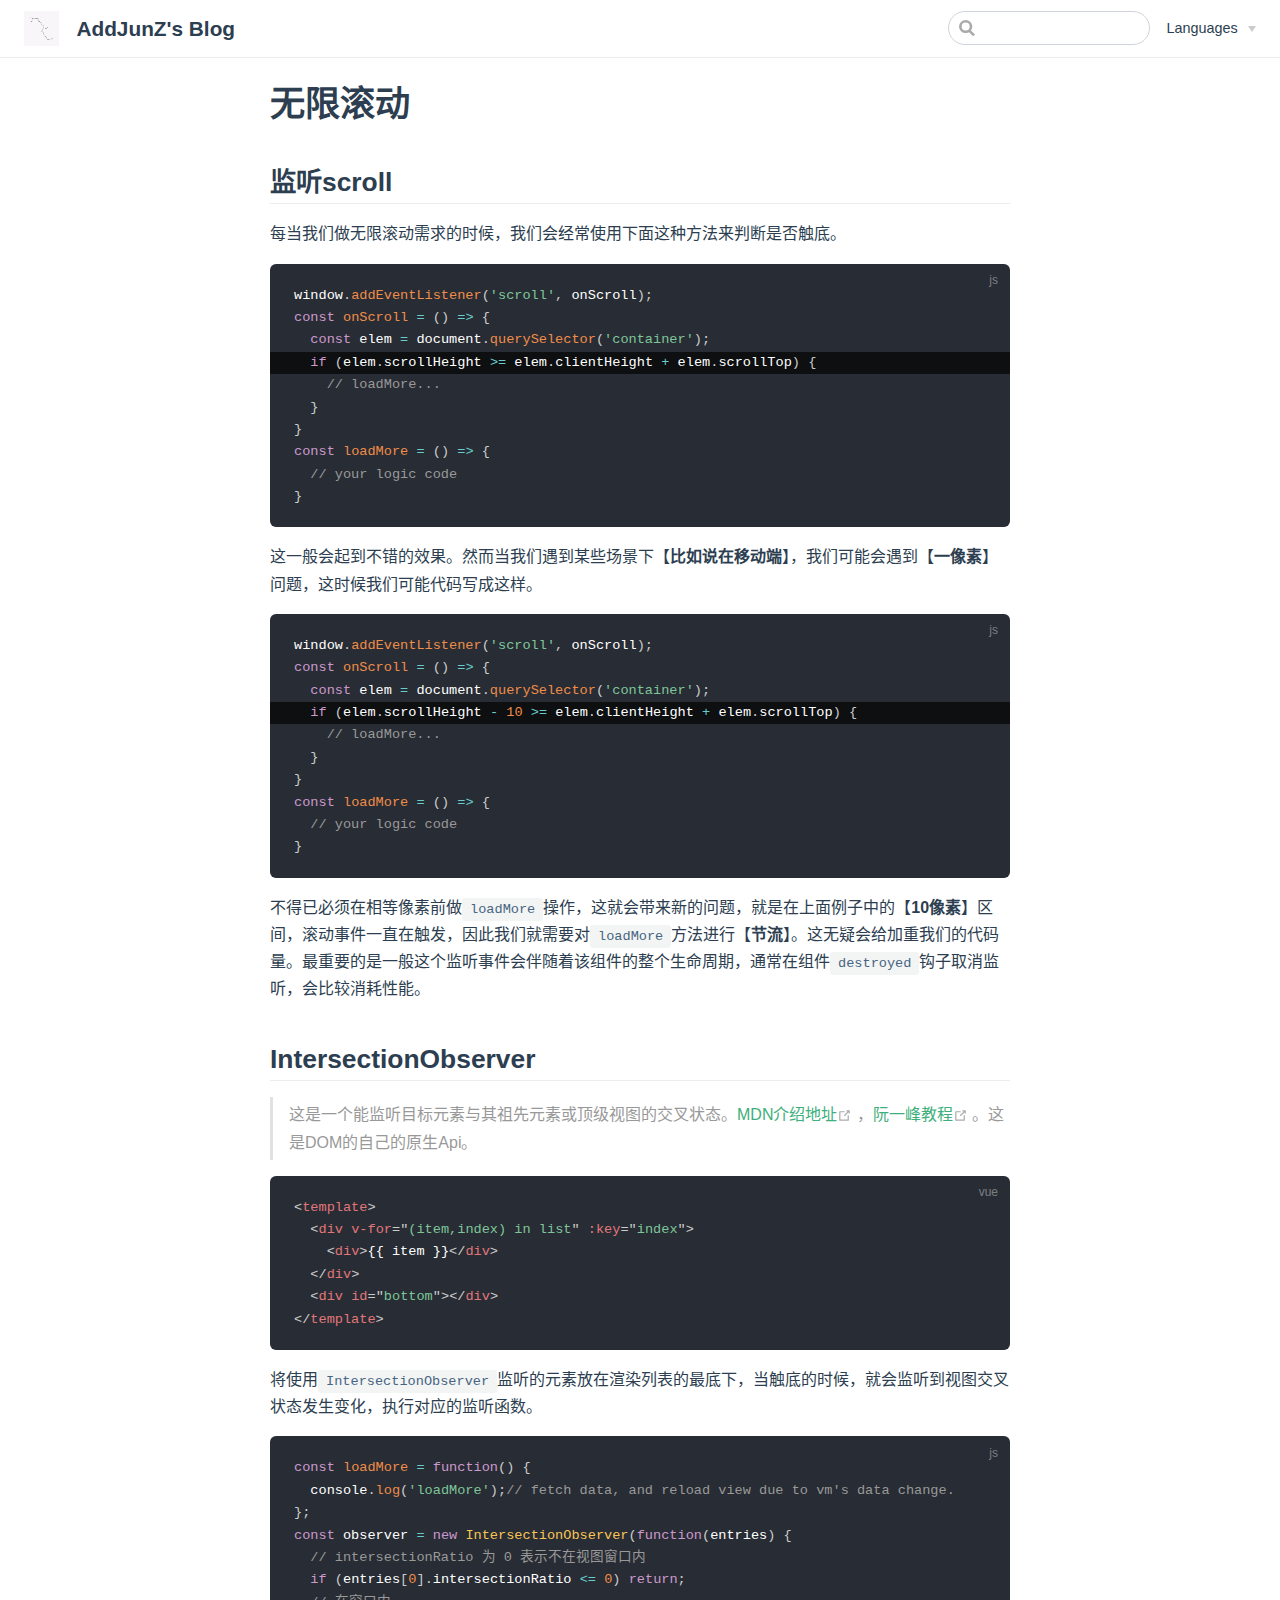
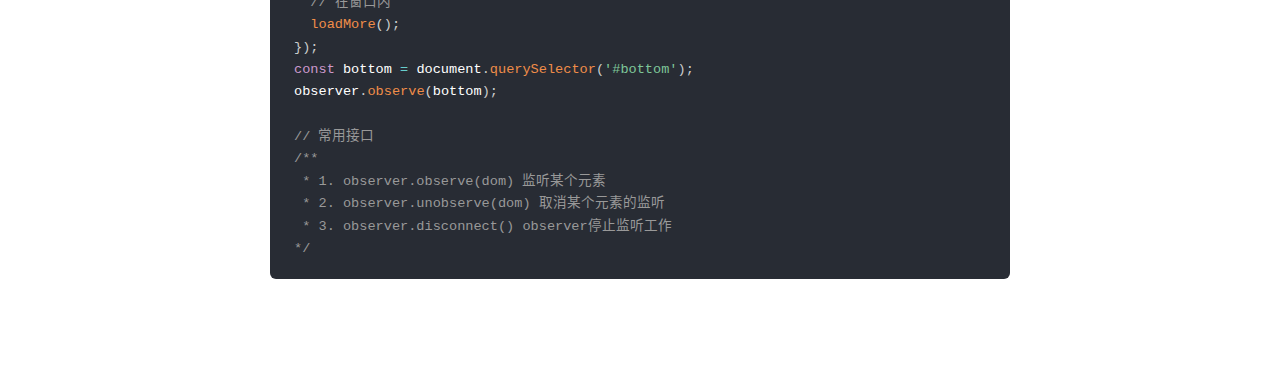
<file: index.html>
<!DOCTYPE html>
<html lang="zh-CN">
  <head>
    <meta charset="utf-8">
    <meta name="viewport" content="width=device-width,initial-scale=1">
    <title>无限滚动 | AddJunZ&#39;s Blog</title>
    <meta name="generator" content="VuePress 1.8.2">
    
    <meta name="description" content="Vue 驱动的静态网站生成器">
    
    <link rel="preload" href="/assets/css/0.styles.db2f4532.css" as="style"><link rel="preload" href="/assets/js/app.12c29c8b.js" as="script"><link rel="preload" href="/assets/js/2.e5142c2f.js" as="script"><link rel="preload" href="/assets/js/10.215d94fb.js" as="script"><link rel="prefetch" href="/assets/js/3.d4223827.js"><link rel="prefetch" href="/assets/js/4.9bdf1fee.js"><link rel="prefetch" href="/assets/js/5.a54c59a3.js"><link rel="prefetch" href="/assets/js/6.4add9d81.js"><link rel="prefetch" href="/assets/js/7.d4820bc9.js"><link rel="prefetch" href="/assets/js/8.dbf2631c.js"><link rel="prefetch" href="/assets/js/9.29b3ee5f.js">
    <link rel="stylesheet" href="/assets/css/0.styles.db2f4532.css">
  </head>
  <body>
    <div id="app" data-server-rendered="true"><div class="theme-container no-sidebar"><header class="navbar"><div class="sidebar-button"><svg xmlns="http://www.w3.org/2000/svg" aria-hidden="true" role="img" viewBox="0 0 448 512" class="icon"><path fill="currentColor" d="M436 124H12c-6.627 0-12-5.373-12-12V80c0-6.627 5.373-12 12-12h424c6.627 0 12 5.373 12 12v32c0 6.627-5.373 12-12 12zm0 160H12c-6.627 0-12-5.373-12-12v-32c0-6.627 5.373-12 12-12h424c6.627 0 12 5.373 12 12v32c0 6.627-5.373 12-12 12zm0 160H12c-6.627 0-12-5.373-12-12v-32c0-6.627 5.373-12 12-12h424c6.627 0 12 5.373 12 12v32c0 6.627-5.373 12-12 12z"></path></svg></div> <a href="/" aria-current="page" class="home-link router-link-exact-active router-link-active"><img src="/images/avatar.jpeg" alt="AddJunZ's Blog" class="logo"> <span class="site-name can-hide">AddJunZ's Blog</span></a> <div class="links"><div class="search-box"><input aria-label="Search" autocomplete="off" spellcheck="false" value=""> <!----></div> <nav class="nav-links can-hide"><div class="nav-item"><div class="dropdown-wrapper"><button type="button" aria-label="Select language" class="dropdown-title"><span class="title">Languages</span> <span class="arrow down"></span></button> <button type="button" aria-label="Select language" class="mobile-dropdown-title"><span class="title">Languages</span> <span class="arrow right"></span></button> <ul class="nav-dropdown" style="display:none;"><li class="dropdown-item"><!----> <a href="/" aria-current="page" class="nav-link router-link-exact-active router-link-active">
  zh-CN
</a></li><li class="dropdown-item"><!----> <a href="/en/" class="nav-link">
  en-US
</a></li></ul></div></div> <!----></nav></div></header> <div class="sidebar-mask"></div> <aside class="sidebar"><nav class="nav-links"><div class="nav-item"><div class="dropdown-wrapper"><button type="button" aria-label="Select language" class="dropdown-title"><span class="title">Languages</span> <span class="arrow down"></span></button> <button type="button" aria-label="Select language" class="mobile-dropdown-title"><span class="title">Languages</span> <span class="arrow right"></span></button> <ul class="nav-dropdown" style="display:none;"><li class="dropdown-item"><!----> <a href="/" aria-current="page" class="nav-link router-link-exact-active router-link-active">
  zh-CN
</a></li><li class="dropdown-item"><!----> <a href="/en/" class="nav-link">
  en-US
</a></li></ul></div></div> <!----></nav>  <!----> </aside> <main class="page"> <div class="theme-default-content content__default"><h1 id="无限滚动"><a href="#无限滚动" class="header-anchor">#</a> 无限滚动</h1> <h2 id="监听scroll"><a href="#监听scroll" class="header-anchor">#</a> 监听scroll</h2> <p>每当我们做无限滚动需求的时候，我们会经常使用下面这种方法来判断是否触底。</p> <div class="language-js extra-class"><div class="highlight-lines"><br><br><br><div class="highlighted"> </div><br><br><br><br><br><br><br></div><pre class="language-js"><code>window<span class="token punctuation">.</span><span class="token function">addEventListener</span><span class="token punctuation">(</span><span class="token string">'scroll'</span><span class="token punctuation">,</span> onScroll<span class="token punctuation">)</span><span class="token punctuation">;</span>
<span class="token keyword">const</span> <span class="token function-variable function">onScroll</span> <span class="token operator">=</span> <span class="token punctuation">(</span><span class="token punctuation">)</span> <span class="token operator">=&gt;</span> <span class="token punctuation">{</span>
  <span class="token keyword">const</span> elem <span class="token operator">=</span> document<span class="token punctuation">.</span><span class="token function">querySelector</span><span class="token punctuation">(</span><span class="token string">'container'</span><span class="token punctuation">)</span><span class="token punctuation">;</span>
  <span class="token keyword">if</span> <span class="token punctuation">(</span>elem<span class="token punctuation">.</span>scrollHeight <span class="token operator">&gt;=</span> elem<span class="token punctuation">.</span>clientHeight <span class="token operator">+</span> elem<span class="token punctuation">.</span>scrollTop<span class="token punctuation">)</span> <span class="token punctuation">{</span>
    <span class="token comment">// loadMore...</span>
  <span class="token punctuation">}</span>
<span class="token punctuation">}</span>
<span class="token keyword">const</span> <span class="token function-variable function">loadMore</span> <span class="token operator">=</span> <span class="token punctuation">(</span><span class="token punctuation">)</span> <span class="token operator">=&gt;</span> <span class="token punctuation">{</span>
  <span class="token comment">// your logic code</span>
<span class="token punctuation">}</span>
</code></pre></div><p>这一般会起到不错的效果。然而当我们遇到某些场景下【<strong>比如说在移动端</strong>】，我们可能会遇到【<strong>一像素</strong>】问题，这时候我们可能代码写成这样。</p> <div class="language-js extra-class"><div class="highlight-lines"><br><br><br><div class="highlighted"> </div><br><br><br><br><br><br><br></div><pre class="language-js"><code>window<span class="token punctuation">.</span><span class="token function">addEventListener</span><span class="token punctuation">(</span><span class="token string">'scroll'</span><span class="token punctuation">,</span> onScroll<span class="token punctuation">)</span><span class="token punctuation">;</span>
<span class="token keyword">const</span> <span class="token function-variable function">onScroll</span> <span class="token operator">=</span> <span class="token punctuation">(</span><span class="token punctuation">)</span> <span class="token operator">=&gt;</span> <span class="token punctuation">{</span>
  <span class="token keyword">const</span> elem <span class="token operator">=</span> document<span class="token punctuation">.</span><span class="token function">querySelector</span><span class="token punctuation">(</span><span class="token string">'container'</span><span class="token punctuation">)</span><span class="token punctuation">;</span>
  <span class="token keyword">if</span> <span class="token punctuation">(</span>elem<span class="token punctuation">.</span>scrollHeight <span class="token operator">-</span> <span class="token number">10</span> <span class="token operator">&gt;=</span> elem<span class="token punctuation">.</span>clientHeight <span class="token operator">+</span> elem<span class="token punctuation">.</span>scrollTop<span class="token punctuation">)</span> <span class="token punctuation">{</span>
    <span class="token comment">// loadMore...</span>
  <span class="token punctuation">}</span>
<span class="token punctuation">}</span>
<span class="token keyword">const</span> <span class="token function-variable function">loadMore</span> <span class="token operator">=</span> <span class="token punctuation">(</span><span class="token punctuation">)</span> <span class="token operator">=&gt;</span> <span class="token punctuation">{</span>
  <span class="token comment">// your logic code</span>
<span class="token punctuation">}</span>
</code></pre></div><p>不得已必须在相等像素前做<code>loadMore</code>操作，这就会带来新的问题，就是在上面例子中的【<strong>10像素</strong>】区间，滚动事件一直在触发，因此我们就需要对<code>loadMore</code>方法进行【<strong>节流</strong>】。这无疑会给加重我们的代码量。最重要的是一般这个监听事件会伴随着该组件的整个生命周期，通常在组件<code>destroyed</code>钩子取消监听，会比较消耗性能。</p> <h2 id="intersectionobserver"><a href="#intersectionobserver" class="header-anchor">#</a> IntersectionObserver</h2> <blockquote><p>这是一个能监听目标元素与其祖先元素或顶级视图的交叉状态。<a href="https://developer.mozilla.org/zh-CN/docs/Web/API/IntersectionObserver" target="_blank" rel="noopener noreferrer">MDN介绍地址<span><svg xmlns="http://www.w3.org/2000/svg" aria-hidden="true" focusable="false" x="0px" y="0px" viewBox="0 0 100 100" width="15" height="15" class="icon outbound"><path fill="currentColor" d="M18.8,85.1h56l0,0c2.2,0,4-1.8,4-4v-32h-8v28h-48v-48h28v-8h-32l0,0c-2.2,0-4,1.8-4,4v56C14.8,83.3,16.6,85.1,18.8,85.1z"></path> <polygon fill="currentColor" points="45.7,48.7 51.3,54.3 77.2,28.5 77.2,37.2 85.2,37.2 85.2,14.9 62.8,14.9 62.8,22.9 71.5,22.9"></polygon></svg> <span class="sr-only">(opens new window)</span></span></a>，<a href="https://www.ruanyifeng.com/blog/2016/11/intersectionobserver_api.html" target="_blank" rel="noopener noreferrer">阮一峰教程<span><svg xmlns="http://www.w3.org/2000/svg" aria-hidden="true" focusable="false" x="0px" y="0px" viewBox="0 0 100 100" width="15" height="15" class="icon outbound"><path fill="currentColor" d="M18.8,85.1h56l0,0c2.2,0,4-1.8,4-4v-32h-8v28h-48v-48h28v-8h-32l0,0c-2.2,0-4,1.8-4,4v56C14.8,83.3,16.6,85.1,18.8,85.1z"></path> <polygon fill="currentColor" points="45.7,48.7 51.3,54.3 77.2,28.5 77.2,37.2 85.2,37.2 85.2,14.9 62.8,14.9 62.8,22.9 71.5,22.9"></polygon></svg> <span class="sr-only">(opens new window)</span></span></a>。这是DOM的自己的原生Api。</p></blockquote> <div class="language-vue extra-class"><pre class="language-vue"><code><span class="token tag"><span class="token tag"><span class="token punctuation">&lt;</span>template</span><span class="token punctuation">&gt;</span></span>
  <span class="token tag"><span class="token tag"><span class="token punctuation">&lt;</span>div</span> <span class="token attr-name">v-for</span><span class="token attr-value"><span class="token punctuation attr-equals">=</span><span class="token punctuation">&quot;</span>(item,index) in list<span class="token punctuation">&quot;</span></span> <span class="token attr-name">:key</span><span class="token attr-value"><span class="token punctuation attr-equals">=</span><span class="token punctuation">&quot;</span>index<span class="token punctuation">&quot;</span></span><span class="token punctuation">&gt;</span></span>
    <span class="token tag"><span class="token tag"><span class="token punctuation">&lt;</span>div</span><span class="token punctuation">&gt;</span></span>{{ item }}<span class="token tag"><span class="token tag"><span class="token punctuation">&lt;/</span>div</span><span class="token punctuation">&gt;</span></span>
  <span class="token tag"><span class="token tag"><span class="token punctuation">&lt;/</span>div</span><span class="token punctuation">&gt;</span></span>
  <span class="token tag"><span class="token tag"><span class="token punctuation">&lt;</span>div</span> <span class="token attr-name">id</span><span class="token attr-value"><span class="token punctuation attr-equals">=</span><span class="token punctuation">&quot;</span>bottom<span class="token punctuation">&quot;</span></span><span class="token punctuation">&gt;</span></span><span class="token tag"><span class="token tag"><span class="token punctuation">&lt;/</span>div</span><span class="token punctuation">&gt;</span></span>
<span class="token tag"><span class="token tag"><span class="token punctuation">&lt;/</span>template</span><span class="token punctuation">&gt;</span></span>
</code></pre></div><p>将使用<code>IntersectionObserver</code>监听的元素放在渲染列表的最底下，当触底的时候，就会监听到视图交叉状态发生变化，执行对应的监听函数。</p> <div class="language-js extra-class"><pre class="language-js"><code><span class="token keyword">const</span> <span class="token function-variable function">loadMore</span> <span class="token operator">=</span> <span class="token keyword">function</span><span class="token punctuation">(</span><span class="token punctuation">)</span> <span class="token punctuation">{</span>
  console<span class="token punctuation">.</span><span class="token function">log</span><span class="token punctuation">(</span><span class="token string">'loadMore'</span><span class="token punctuation">)</span><span class="token punctuation">;</span><span class="token comment">// fetch data, and reload view due to vm's data change.</span>
<span class="token punctuation">}</span><span class="token punctuation">;</span>
<span class="token keyword">const</span> observer <span class="token operator">=</span> <span class="token keyword">new</span> <span class="token class-name">IntersectionObserver</span><span class="token punctuation">(</span><span class="token keyword">function</span><span class="token punctuation">(</span><span class="token parameter">entries</span><span class="token punctuation">)</span> <span class="token punctuation">{</span>
  <span class="token comment">// intersectionRatio 为 0 表示不在视图窗口内</span>
  <span class="token keyword">if</span> <span class="token punctuation">(</span>entries<span class="token punctuation">[</span><span class="token number">0</span><span class="token punctuation">]</span><span class="token punctuation">.</span>intersectionRatio <span class="token operator">&lt;=</span> <span class="token number">0</span><span class="token punctuation">)</span> <span class="token keyword">return</span><span class="token punctuation">;</span>
  <span class="token comment">// 在窗口内</span>
  <span class="token function">loadMore</span><span class="token punctuation">(</span><span class="token punctuation">)</span><span class="token punctuation">;</span>
<span class="token punctuation">}</span><span class="token punctuation">)</span><span class="token punctuation">;</span>
<span class="token keyword">const</span> bottom <span class="token operator">=</span> document<span class="token punctuation">.</span><span class="token function">querySelector</span><span class="token punctuation">(</span><span class="token string">'#bottom'</span><span class="token punctuation">)</span><span class="token punctuation">;</span>
observer<span class="token punctuation">.</span><span class="token function">observe</span><span class="token punctuation">(</span>bottom<span class="token punctuation">)</span><span class="token punctuation">;</span>

<span class="token comment">// 常用接口</span>
<span class="token comment">/**
 * 1. observer.observe(dom) 监听某个元素
 * 2. observer.unobserve(dom) 取消某个元素的监听
 * 3. observer.disconnect() observer停止监听工作
*/</span>
</code></pre></div></div> <footer class="page-edit"><!----> <!----></footer> <!----> </main></div><div class="global-ui"></div></div>
    <script src="/assets/js/app.12c29c8b.js" defer></script><script src="/assets/js/2.e5142c2f.js" defer></script><script src="/assets/js/10.215d94fb.js" defer></script>
  </body>
</html>
</file>
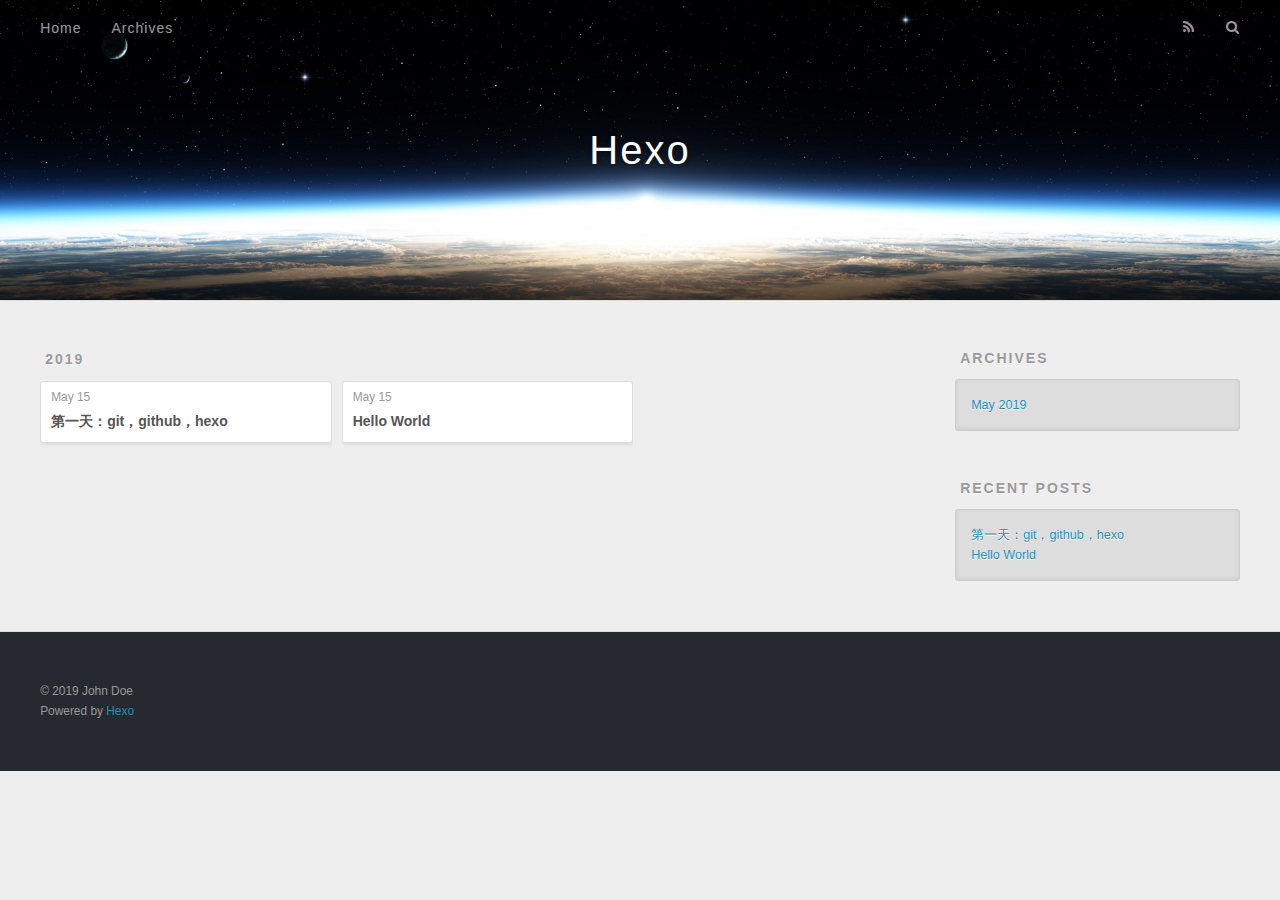
<file: archives/index.html>
<!DOCTYPE html>
<html>
<head><meta name="generator" content="Hexo 3.8.0">
  <meta charset="utf-8">
  

  
  <title>Archives | Hexo</title>
  <meta name="viewport" content="width=device-width, initial-scale=1, maximum-scale=1">
  <meta property="og:type" content="website">
<meta property="og:title" content="Hexo">
<meta property="og:url" content="http://yoursite.com/archives/index.html">
<meta property="og:site_name" content="Hexo">
<meta property="og:locale" content="default">
<meta name="twitter:card" content="summary">
<meta name="twitter:title" content="Hexo">
  
    <link rel="alternate" href="/atom.xml" title="Hexo" type="application/atom+xml">
  
  
    <link rel="icon" href="/favicon.png">
  
  
    <link href="//fonts.googleapis.com/css?family=Source+Code+Pro" rel="stylesheet" type="text/css">
  
  <link rel="stylesheet" href="/css/style.css">
</head>
</html>
<body>
  <div id="container">
    <div id="wrap">
      <header id="header">
  <div id="banner"></div>
  <div id="header-outer" class="outer">
    <div id="header-title" class="inner">
      <h1 id="logo-wrap">
        <a href="/" id="logo">Hexo</a>
      </h1>
      
    </div>
    <div id="header-inner" class="inner">
      <nav id="main-nav">
        <a id="main-nav-toggle" class="nav-icon"></a>
        
          <a class="main-nav-link" href="/">Home</a>
        
          <a class="main-nav-link" href="/archives">Archives</a>
        
      </nav>
      <nav id="sub-nav">
        
          <a id="nav-rss-link" class="nav-icon" href="/atom.xml" title="RSS Feed"></a>
        
        <a id="nav-search-btn" class="nav-icon" title="Search"></a>
      </nav>
      <div id="search-form-wrap">
        <form action="//google.com/search" method="get" accept-charset="UTF-8" class="search-form"><input type="search" name="q" class="search-form-input" placeholder="Search"><button type="submit" class="search-form-submit">&#xF002;</button><input type="hidden" name="sitesearch" value="http://yoursite.com"></form>
      </div>
    </div>
  </div>
</header>
      <div class="outer">
        <section id="main">
  
  
    
    
      
      
      <section class="archives-wrap">
        <div class="archive-year-wrap">
          <a href="/archives/2019" class="archive-year">2019</a>
        </div>
        <div class="archives">
    
    <article class="archive-article archive-type-post">
  <div class="archive-article-inner">
    <header class="archive-article-header">
      <a href="/2019/05/15/第一天：git，github，hexo/" class="archive-article-date">
  <time datetime="2019-05-15T08:35:30.000Z" itemprop="datePublished">May 15</time>
</a>
      
  
    <h1 itemprop="name">
      <a class="archive-article-title" href="/2019/05/15/第一天：git，github，hexo/">第一天：git，github，hexo</a>
    </h1>
  

    </header>
  </div>
</article>
  
    
    
    <article class="archive-article archive-type-post">
  <div class="archive-article-inner">
    <header class="archive-article-header">
      <a href="/2019/05/15/hello-world/" class="archive-article-date">
  <time datetime="2019-05-15T08:24:31.329Z" itemprop="datePublished">May 15</time>
</a>
      
  
    <h1 itemprop="name">
      <a class="archive-article-title" href="/2019/05/15/hello-world/">Hello World</a>
    </h1>
  

    </header>
  </div>
</article>
  
  
    </div></section>
  


</section>
        
          <aside id="sidebar">
  
    

  
    

  
    
  
    
  <div class="widget-wrap">
    <h3 class="widget-title">Archives</h3>
    <div class="widget">
      <ul class="archive-list"><li class="archive-list-item"><a class="archive-list-link" href="/archives/2019/05/">May 2019</a></li></ul>
    </div>
  </div>


  
    
  <div class="widget-wrap">
    <h3 class="widget-title">Recent Posts</h3>
    <div class="widget">
      <ul>
        
          <li>
            <a href="/2019/05/15/第一天：git，github，hexo/">第一天：git，github，hexo</a>
          </li>
        
          <li>
            <a href="/2019/05/15/hello-world/">Hello World</a>
          </li>
        
      </ul>
    </div>
  </div>

  
</aside>
        
      </div>
      <footer id="footer">
  
  <div class="outer">
    <div id="footer-info" class="inner">
      &copy; 2019 John Doe<br>
      Powered by <a href="http://hexo.io/" target="_blank">Hexo</a>
    </div>
  </div>
</footer>
    </div>
    <nav id="mobile-nav">
  
    <a href="/" class="mobile-nav-link">Home</a>
  
    <a href="/archives" class="mobile-nav-link">Archives</a>
  
</nav>
    

<script src="//ajax.googleapis.com/ajax/libs/jquery/2.0.3/jquery.min.js"></script>


  <link rel="stylesheet" href="/fancybox/jquery.fancybox.css">
  <script src="/fancybox/jquery.fancybox.pack.js"></script>


<script src="/js/script.js"></script>



  </div>
</body>
</html>
</file>
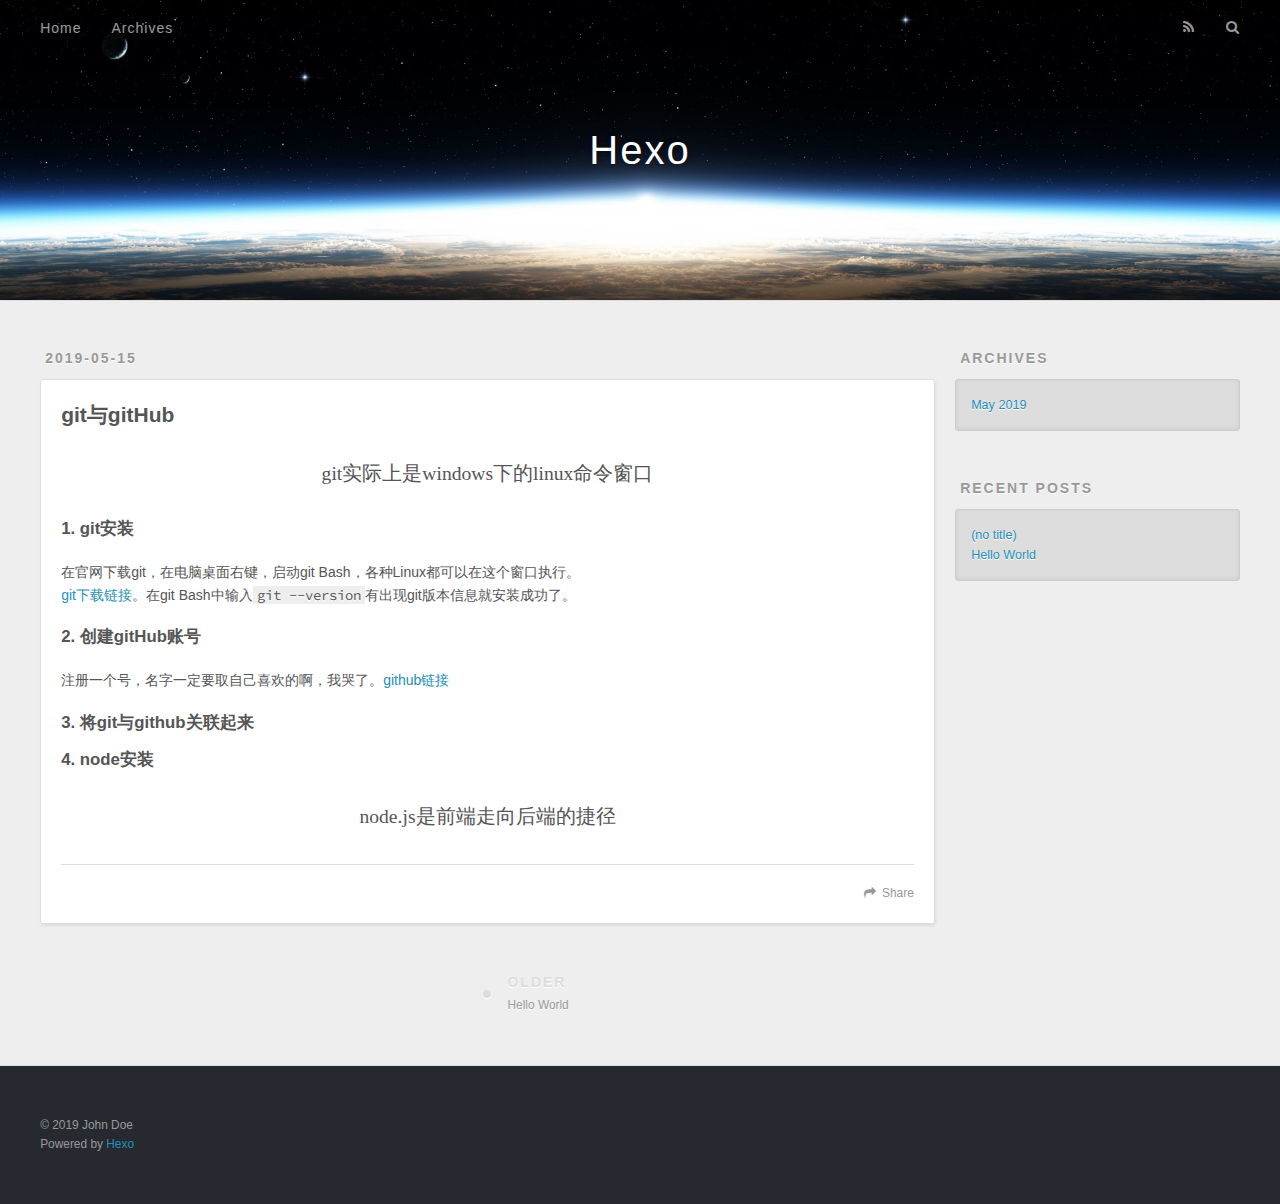
<file: 2019/05/15/第一天：git和node安装与hexo博客搭建/index.html>
<!DOCTYPE html>
<html>
<head><meta name="generator" content="Hexo 3.8.0">
  <meta charset="utf-8">
  

  
  <title>Hexo</title>
  <meta name="viewport" content="width=device-width, initial-scale=1, maximum-scale=1">
  <meta name="description" content="git与gitHub git实际上是windows下的linux命令窗口  1. git安装在官网下载git，在电脑桌面右键，启动git Bash，各种Linux都可以在这个窗口执行。git下载链接。在git Bash中输入git --version有出现git版本信息就安装成功了。 2. 创建gitHub账号注册一个号，名字一定要取自己喜欢的啊，我哭了。github链接 3. 将git与gith">
<meta property="og:type" content="article">
<meta property="og:title" content="Hexo">
<meta property="og:url" content="http://yoursite.com/2019/05/15/第一天：git和node安装与hexo博客搭建/index.html">
<meta property="og:site_name" content="Hexo">
<meta property="og:description" content="git与gitHub git实际上是windows下的linux命令窗口  1. git安装在官网下载git，在电脑桌面右键，启动git Bash，各种Linux都可以在这个窗口执行。git下载链接。在git Bash中输入git --version有出现git版本信息就安装成功了。 2. 创建gitHub账号注册一个号，名字一定要取自己喜欢的啊，我哭了。github链接 3. 将git与gith">
<meta property="og:locale" content="default">
<meta property="og:updated_time" content="2019-05-15T07:49:45.814Z">
<meta name="twitter:card" content="summary">
<meta name="twitter:title" content="Hexo">
<meta name="twitter:description" content="git与gitHub git实际上是windows下的linux命令窗口  1. git安装在官网下载git，在电脑桌面右键，启动git Bash，各种Linux都可以在这个窗口执行。git下载链接。在git Bash中输入git --version有出现git版本信息就安装成功了。 2. 创建gitHub账号注册一个号，名字一定要取自己喜欢的啊，我哭了。github链接 3. 将git与gith">
  
    <link rel="alternate" href="/atom.xml" title="Hexo" type="application/atom+xml">
  
  
    <link rel="icon" href="/favicon.png">
  
  
    <link href="//fonts.googleapis.com/css?family=Source+Code+Pro" rel="stylesheet" type="text/css">
  
  <link rel="stylesheet" href="/css/style.css">
</head>
</html>
<body>
  <div id="container">
    <div id="wrap">
      <header id="header">
  <div id="banner"></div>
  <div id="header-outer" class="outer">
    <div id="header-title" class="inner">
      <h1 id="logo-wrap">
        <a href="/" id="logo">Hexo</a>
      </h1>
      
    </div>
    <div id="header-inner" class="inner">
      <nav id="main-nav">
        <a id="main-nav-toggle" class="nav-icon"></a>
        
          <a class="main-nav-link" href="/">Home</a>
        
          <a class="main-nav-link" href="/archives">Archives</a>
        
      </nav>
      <nav id="sub-nav">
        
          <a id="nav-rss-link" class="nav-icon" href="/atom.xml" title="RSS Feed"></a>
        
        <a id="nav-search-btn" class="nav-icon" title="Search"></a>
      </nav>
      <div id="search-form-wrap">
        <form action="//google.com/search" method="get" accept-charset="UTF-8" class="search-form"><input type="search" name="q" class="search-form-input" placeholder="Search"><button type="submit" class="search-form-submit">&#xF002;</button><input type="hidden" name="sitesearch" value="http://yoursite.com"></form>
      </div>
    </div>
  </div>
</header>
      <div class="outer">
        <section id="main"><article id="post-第一天：git和node安装与hexo博客搭建" class="article article-type-post" itemscope itemprop="blogPost">
  <div class="article-meta">
    <a href="/2019/05/15/第一天：git和node安装与hexo博客搭建/" class="article-date">
  <time datetime="2019-05-15T08:31:33.728Z" itemprop="datePublished">2019-05-15</time>
</a>
    
  </div>
  <div class="article-inner">
    
    
    <div class="article-entry" itemprop="articleBody">
      
        <h2 id="git与gitHub"><a href="#git与gitHub" class="headerlink" title="git与gitHub"></a>git与gitHub</h2><blockquote>
<p>git实际上是windows下的linux命令窗口</p>
</blockquote>
<h4 id="1-git安装"><a href="#1-git安装" class="headerlink" title="1. git安装"></a>1. git安装</h4><p>在官网下载git，在电脑桌面右键，启动git Bash，各种Linux都可以在这个窗口执行。<br><a href="https://gitforwindows.org/" target="_blank" rel="noopener">git下载链接</a>。在git Bash中输入<code>git --version</code>有出现git版本信息就安装成功了。</p>
<h4 id="2-创建gitHub账号"><a href="#2-创建gitHub账号" class="headerlink" title="2. 创建gitHub账号"></a>2. 创建gitHub账号</h4><p>注册一个号，名字一定要取自己喜欢的啊，我哭了。<a href="https://github.com/" target="_blank" rel="noopener">github链接</a></p>
<h4 id="3-将git与github关联起来"><a href="#3-将git与github关联起来" class="headerlink" title="3. 将git与github关联起来"></a>3. 将git与github关联起来</h4><h4 id="4-node安装"><a href="#4-node安装" class="headerlink" title="4. node安装"></a>4. node安装</h4><blockquote>
<p>node.js是前端走向后端的捷径</p>
</blockquote>

      
    </div>
    <footer class="article-footer">
      <a data-url="http://yoursite.com/2019/05/15/第一天：git和node安装与hexo博客搭建/" data-id="cjvoyvh290000xswgmslq8k9i" class="article-share-link">Share</a>
      
      
    </footer>
  </div>
  
    
<nav id="article-nav">
  
  
    <a href="/2019/05/15/hello-world/" id="article-nav-older" class="article-nav-link-wrap">
      <strong class="article-nav-caption">Older</strong>
      <div class="article-nav-title">Hello World</div>
    </a>
  
</nav>

  
</article>

</section>
        
          <aside id="sidebar">
  
    

  
    

  
    
  
    
  <div class="widget-wrap">
    <h3 class="widget-title">Archives</h3>
    <div class="widget">
      <ul class="archive-list"><li class="archive-list-item"><a class="archive-list-link" href="/archives/2019/05/">May 2019</a></li></ul>
    </div>
  </div>


  
    
  <div class="widget-wrap">
    <h3 class="widget-title">Recent Posts</h3>
    <div class="widget">
      <ul>
        
          <li>
            <a href="/2019/05/15/第一天：git和node安装与hexo博客搭建/">(no title)</a>
          </li>
        
          <li>
            <a href="/2019/05/15/hello-world/">Hello World</a>
          </li>
        
      </ul>
    </div>
  </div>

  
</aside>
        
      </div>
      <footer id="footer">
  
  <div class="outer">
    <div id="footer-info" class="inner">
      &copy; 2019 John Doe<br>
      Powered by <a href="http://hexo.io/" target="_blank">Hexo</a>
    </div>
  </div>
</footer>
    </div>
    <nav id="mobile-nav">
  
    <a href="/" class="mobile-nav-link">Home</a>
  
    <a href="/archives" class="mobile-nav-link">Archives</a>
  
</nav>
    

<script src="//ajax.googleapis.com/ajax/libs/jquery/2.0.3/jquery.min.js"></script>


  <link rel="stylesheet" href="/fancybox/jquery.fancybox.css">
  <script src="/fancybox/jquery.fancybox.pack.js"></script>


<script src="/js/script.js"></script>



  </div>
</body>
</html>
</file>
<file: assets/css/0.styles.db2f4532.css>
code[class*=language-],pre[class*=language-]{color:#ccc;background:none;font-family:Consolas,Monaco,Andale Mono,Ubuntu Mono,monospace;font-size:1em;text-align:left;white-space:pre;word-spacing:normal;word-break:normal;word-wrap:normal;line-height:1.5;-moz-tab-size:4;-o-tab-size:4;tab-size:4;-webkit-hyphens:none;-ms-hyphens:none;hyphens:none}pre[class*=language-]{padding:1em;margin:.5em 0;overflow:auto}:not(pre)>code[class*=language-],pre[class*=language-]{background:#2d2d2d}:not(pre)>code[class*=language-]{padding:.1em;border-radius:.3em;white-space:normal}.token.block-comment,.token.cdata,.token.comment,.token.doctype,.token.prolog{color:#999}.token.punctuation{color:#ccc}.token.attr-name,.token.deleted,.token.namespace,.token.tag{color:#e2777a}.token.function-name{color:#6196cc}.token.boolean,.token.function,.token.number{color:#f08d49}.token.class-name,.token.constant,.token.property,.token.symbol{color:#f8c555}.token.atrule,.token.builtin,.token.important,.token.keyword,.token.selector{color:#cc99cd}.token.attr-value,.token.char,.token.regex,.token.string,.token.variable{color:#7ec699}.token.entity,.token.operator,.token.url{color:#67cdcc}.token.bold,.token.important{font-weight:700}.token.italic{font-style:italic}.token.entity{cursor:help}.token.inserted{color:green}.theme-default-content code{color:#476582;padding:.25rem .5rem;margin:0;font-size:.85em;background-color:rgba(27,31,35,.05);border-radius:3px}.theme-default-content code .token.deleted{color:#ec5975}.theme-default-content code .token.inserted{color:#3eaf7c}.theme-default-content pre,.theme-default-content pre[class*=language-]{line-height:1.4;padding:1.25rem 1.5rem;margin:.85rem 0;background-color:#282c34;border-radius:6px;overflow:auto}.theme-default-content pre[class*=language-] code,.theme-default-content pre code{color:#fff;padding:0;background-color:transparent;border-radius:0}div[class*=language-]{position:relative;background-color:#282c34;border-radius:6px}div[class*=language-] .highlight-lines{-webkit-user-select:none;user-select:none;padding-top:1.3rem;position:absolute;top:0;left:0;width:100%;line-height:1.4}div[class*=language-] .highlight-lines .highlighted{background-color:rgba(0,0,0,.66)}div[class*=language-] pre,div[class*=language-] pre[class*=language-]{background:transparent;position:relative;z-index:1}div[class*=language-]:before{position:absolute;z-index:3;top:.8em;right:1em;font-size:.75rem;color:hsla(0,0%,100%,.4)}div[class*=language-]:not(.line-numbers-mode) .line-numbers-wrapper{display:none}div[class*=language-].line-numbers-mode .highlight-lines .highlighted{position:relative}div[class*=language-].line-numbers-mode .highlight-lines .highlighted:before{content:" ";position:absolute;z-index:3;left:0;top:0;display:block;width:3.5rem;height:100%;background-color:rgba(0,0,0,.66)}div[class*=language-].line-numbers-mode pre{padding-left:4.5rem;vertical-align:middle}div[class*=language-].line-numbers-mode .line-numbers-wrapper{position:absolute;top:0;width:3.5rem;text-align:center;color:hsla(0,0%,100%,.3);padding:1.25rem 0;line-height:1.4}div[class*=language-].line-numbers-mode .line-numbers-wrapper br{-webkit-user-select:none;user-select:none}div[class*=language-].line-numbers-mode .line-numbers-wrapper .line-number{position:relative;z-index:4;-webkit-user-select:none;user-select:none;font-size:.85em}div[class*=language-].line-numbers-mode:after{content:"";position:absolute;z-index:2;top:0;left:0;width:3.5rem;height:100%;border-radius:6px 0 0 6px;border-right:1px solid rgba(0,0,0,.66);background-color:#282c34}div[class~=language-js]:before{content:"js"}div[class~=language-ts]:before{content:"ts"}div[class~=language-html]:before{content:"html"}div[class~=language-md]:before{content:"md"}div[class~=language-vue]:before{content:"vue"}div[class~=language-css]:before{content:"css"}div[class~=language-sass]:before{content:"sass"}div[class~=language-scss]:before{content:"scss"}div[class~=language-less]:before{content:"less"}div[class~=language-stylus]:before{content:"stylus"}div[class~=language-go]:before{content:"go"}div[class~=language-java]:before{content:"java"}div[class~=language-c]:before{content:"c"}div[class~=language-sh]:before{content:"sh"}div[class~=language-yaml]:before{content:"yaml"}div[class~=language-py]:before{content:"py"}div[class~=language-docker]:before{content:"docker"}div[class~=language-dockerfile]:before{content:"dockerfile"}div[class~=language-makefile]:before{content:"makefile"}div[class~=language-javascript]:before{content:"js"}div[class~=language-typescript]:before{content:"ts"}div[class~=language-markup]:before{content:"html"}div[class~=language-markdown]:before{content:"md"}div[class~=language-json]:before{content:"json"}div[class~=language-ruby]:before{content:"rb"}div[class~=language-python]:before{content:"py"}div[class~=language-bash]:before{content:"sh"}div[class~=language-php]:before{content:"php"}.custom-block .custom-block-title{font-weight:600;margin-bottom:-.4rem}.custom-block.danger,.custom-block.tip,.custom-block.warning{padding:.1rem 1.5rem;border-left-width:.5rem;border-left-style:solid;margin:1rem 0}.custom-block.tip{background-color:#f3f5f7;border-color:#42b983}.custom-block.warning{background-color:rgba(255,229,100,.3);border-color:#e7c000;color:#6b5900}.custom-block.warning .custom-block-title{color:#b29400}.custom-block.warning a{color:#2c3e50}.custom-block.danger{background-color:#ffe6e6;border-color:#c00;color:#4d0000}.custom-block.danger .custom-block-title{color:#900}.custom-block.danger a{color:#2c3e50}.custom-block.details{display:block;position:relative;border-radius:2px;margin:1.6em 0;padding:1.6em;background-color:#eee}.custom-block.details h4{margin-top:0}.custom-block.details figure:last-child,.custom-block.details p:last-child{margin-bottom:0;padding-bottom:0}.custom-block.details summary{outline:none;cursor:pointer}.arrow{display:inline-block;width:0;height:0}.arrow.up{border-bottom:6px solid #ccc}.arrow.down,.arrow.up{border-left:4px solid transparent;border-right:4px solid transparent}.arrow.down{border-top:6px solid #ccc}.arrow.right{border-left:6px solid #ccc}.arrow.left,.arrow.right{border-top:4px solid transparent;border-bottom:4px solid transparent}.arrow.left{border-right:6px solid #ccc}.theme-default-content:not(.custom){max-width:740px;margin:0 auto;padding:2rem 2.5rem}@media (max-width:959px){.theme-default-content:not(.custom){padding:2rem}}@media (max-width:419px){.theme-default-content:not(.custom){padding:1.5rem}}.table-of-contents .badge{vertical-align:middle}body,html{padding:0;margin:0;background-color:#fff}body{font-family:-apple-system,BlinkMacSystemFont,Segoe UI,Roboto,Oxygen,Ubuntu,Cantarell,Fira Sans,Droid Sans,Helvetica Neue,sans-serif;-webkit-font-smoothing:antialiased;-moz-osx-font-smoothing:grayscale;font-size:16px;color:#2c3e50}.page{padding-left:20rem}.navbar{z-index:20;right:0;height:3.6rem;background-color:#fff;box-sizing:border-box;border-bottom:1px solid #eaecef}.navbar,.sidebar-mask{position:fixed;top:0;left:0}.sidebar-mask{z-index:9;width:100vw;height:100vh;display:none}.sidebar{font-size:16px;background-color:#fff;width:20rem;position:fixed;z-index:10;margin:0;top:3.6rem;left:0;bottom:0;box-sizing:border-box;border-right:1px solid #eaecef;overflow-y:auto}.theme-default-content:not(.custom)>:first-child{margin-top:3.6rem}.theme-default-content:not(.custom) a:hover{text-decoration:underline}.theme-default-content:not(.custom) p.demo{padding:1rem 1.5rem;border:1px solid #ddd;border-radius:4px}.theme-default-content:not(.custom) img{max-width:100%}.theme-default-content.custom{padding:0;margin:0}.theme-default-content.custom img{max-width:100%}a{font-weight:500;text-decoration:none}a,p a code{color:#3eaf7c}p a code{font-weight:400}kbd{background:#eee;border:.15rem solid #ddd;border-bottom:.25rem solid #ddd;border-radius:.15rem;padding:0 .15em}blockquote{font-size:1rem;color:#999;border-left:.2rem solid #dfe2e5;margin:1rem 0;padding:.25rem 0 .25rem 1rem}blockquote>p{margin:0}ol,ul{padding-left:1.2em}strong{font-weight:600}h1,h2,h3,h4,h5,h6{font-weight:600;line-height:1.25}.theme-default-content:not(.custom)>h1,.theme-default-content:not(.custom)>h2,.theme-default-content:not(.custom)>h3,.theme-default-content:not(.custom)>h4,.theme-default-content:not(.custom)>h5,.theme-default-content:not(.custom)>h6{margin-top:-3.1rem;padding-top:4.6rem;margin-bottom:0}.theme-default-content:not(.custom)>h1:first-child,.theme-default-content:not(.custom)>h2:first-child,.theme-default-content:not(.custom)>h3:first-child,.theme-default-content:not(.custom)>h4:first-child,.theme-default-content:not(.custom)>h5:first-child,.theme-default-content:not(.custom)>h6:first-child{margin-top:-1.5rem;margin-bottom:1rem}.theme-default-content:not(.custom)>h1:first-child+.custom-block,.theme-default-content:not(.custom)>h1:first-child+p,.theme-default-content:not(.custom)>h1:first-child+pre,.theme-default-content:not(.custom)>h2:first-child+.custom-block,.theme-default-content:not(.custom)>h2:first-child+p,.theme-default-content:not(.custom)>h2:first-child+pre,.theme-default-content:not(.custom)>h3:first-child+.custom-block,.theme-default-content:not(.custom)>h3:first-child+p,.theme-default-content:not(.custom)>h3:first-child+pre,.theme-default-content:not(.custom)>h4:first-child+.custom-block,.theme-default-content:not(.custom)>h4:first-child+p,.theme-default-content:not(.custom)>h4:first-child+pre,.theme-default-content:not(.custom)>h5:first-child+.custom-block,.theme-default-content:not(.custom)>h5:first-child+p,.theme-default-content:not(.custom)>h5:first-child+pre,.theme-default-content:not(.custom)>h6:first-child+.custom-block,.theme-default-content:not(.custom)>h6:first-child+p,.theme-default-content:not(.custom)>h6:first-child+pre{margin-top:2rem}h1:focus .header-anchor,h1:hover .header-anchor,h2:focus .header-anchor,h2:hover .header-anchor,h3:focus .header-anchor,h3:hover .header-anchor,h4:focus .header-anchor,h4:hover .header-anchor,h5:focus .header-anchor,h5:hover .header-anchor,h6:focus .header-anchor,h6:hover .header-anchor{opacity:1}h1{font-size:2.2rem}h2{font-size:1.65rem;padding-bottom:.3rem;border-bottom:1px solid #eaecef}h3{font-size:1.35rem}a.header-anchor{font-size:.85em;float:left;margin-left:-.87em;padding-right:.23em;margin-top:.125em;opacity:0}a.header-anchor:focus,a.header-anchor:hover{text-decoration:none}.line-number,code,kbd{font-family:source-code-pro,Menlo,Monaco,Consolas,Courier New,monospace}ol,p,ul{line-height:1.7}hr{border:0;border-top:1px solid #eaecef}table{border-collapse:collapse;margin:1rem 0;display:block;overflow-x:auto}tr{border-top:1px solid #dfe2e5}tr:nth-child(2n){background-color:#f6f8fa}td,th{border:1px solid #dfe2e5;padding:.6em 1em}.theme-container.sidebar-open .sidebar-mask{display:block}.theme-container.no-navbar .theme-default-content:not(.custom)>h1,.theme-container.no-navbar h2,.theme-container.no-navbar h3,.theme-container.no-navbar h4,.theme-container.no-navbar h5,.theme-container.no-navbar h6{margin-top:1.5rem;padding-top:0}.theme-container.no-navbar .sidebar{top:0}@media (min-width:720px){.theme-container.no-sidebar .sidebar{display:none}.theme-container.no-sidebar .page{padding-left:0}}@media (max-width:959px){.sidebar{font-size:15px;width:16.4rem}.page{padding-left:16.4rem}}@media (max-width:719px){.sidebar{top:0;padding-top:3.6rem;transform:translateX(-100%);transition:transform .2s ease}.page{padding-left:0}.theme-container.sidebar-open .sidebar{transform:translateX(0)}.theme-container.no-navbar .sidebar{padding-top:0}}@media (max-width:419px){h1{font-size:1.9rem}.theme-default-content div[class*=language-]{margin:.85rem -1.5rem;border-radius:0}}#nprogress{pointer-events:none}#nprogress .bar{background:#3eaf7c;position:fixed;z-index:1031;top:0;left:0;width:100%;height:2px}#nprogress .peg{display:block;position:absolute;right:0;width:100px;height:100%;box-shadow:0 0 10px #3eaf7c,0 0 5px #3eaf7c;opacity:1;transform:rotate(3deg) translateY(-4px)}#nprogress .spinner{display:block;position:fixed;z-index:1031;top:15px;right:15px}#nprogress .spinner-icon{width:18px;height:18px;box-sizing:border-box;border-color:#3eaf7c transparent transparent #3eaf7c;border-style:solid;border-width:2px;border-radius:50%;-webkit-animation:nprogress-spinner .4s linear infinite;animation:nprogress-spinner .4s linear infinite}.nprogress-custom-parent{overflow:hidden;position:relative}.nprogress-custom-parent #nprogress .bar,.nprogress-custom-parent #nprogress .spinner{position:absolute}@-webkit-keyframes nprogress-spinner{0%{transform:rotate(0deg)}to{transform:rotate(1turn)}}@keyframes nprogress-spinner{0%{transform:rotate(0deg)}to{transform:rotate(1turn)}}.icon.outbound{color:#aaa;display:inline-block;vertical-align:middle;position:relative;top:-1px}.sr-only{position:absolute;width:1px;height:1px;padding:0;margin:-1px;overflow:hidden;clip:rect(0,0,0,0);white-space:nowrap;border-width:0}.home{padding:3.6rem 2rem 0;max-width:960px;margin:0 auto;display:block}.home .hero{text-align:center}.home .hero img{max-width:100%;max-height:280px;display:block;margin:3rem auto 1.5rem}.home .hero h1{font-size:3rem}.home .hero .action,.home .hero .description,.home .hero h1{margin:1.8rem auto}.home .hero .description{max-width:35rem;font-size:1.6rem;line-height:1.3;color:#6a8bad}.home .hero .action-button{display:inline-block;font-size:1.2rem;color:#fff;background-color:#3eaf7c;padding:.8rem 1.6rem;border-radius:4px;transition:background-color .1s ease;box-sizing:border-box;border-bottom:1px solid #389d70}.home .hero .action-button:hover{background-color:#4abf8a}.home .features{border-top:1px solid #eaecef;padding:1.2rem 0;margin-top:2.5rem;display:flex;flex-wrap:wrap;align-items:flex-start;align-content:stretch;justify-content:space-between}.home .feature{flex-grow:1;flex-basis:30%;max-width:30%}.home .feature h2{font-size:1.4rem;font-weight:500;border-bottom:none;padding-bottom:0;color:#3a5169}.home .feature p{color:#4e6e8e}.home .footer{padding:2.5rem;border-top:1px solid #eaecef;text-align:center;color:#4e6e8e}@media (max-width:719px){.home .features{flex-direction:column}.home .feature{max-width:100%;padding:0 2.5rem}}@media (max-width:419px){.home{padding-left:1.5rem;padding-right:1.5rem}.home .hero img{max-height:210px;margin:2rem auto 1.2rem}.home .hero h1{font-size:2rem}.home .hero .action,.home .hero .description,.home .hero h1{margin:1.2rem auto}.home .hero .description{font-size:1.2rem}.home .hero .action-button{font-size:1rem;padding:.6rem 1.2rem}.home .feature h2{font-size:1.25rem}}.search-box{display:inline-block;position:relative;margin-right:1rem}.search-box input{cursor:text;width:10rem;height:2rem;color:#4e6e8e;display:inline-block;border:1px solid #cfd4db;border-radius:2rem;font-size:.9rem;line-height:2rem;padding:0 .5rem 0 2rem;outline:none;transition:all .2s ease;background:#fff url(/assets/img/search.83621669.svg) .6rem .5rem no-repeat;background-size:1rem}.search-box input:focus{cursor:auto;border-color:#3eaf7c}.search-box .suggestions{background:#fff;width:20rem;position:absolute;top:2rem;border:1px solid #cfd4db;border-radius:6px;padding:.4rem;list-style-type:none}.search-box .suggestions.align-right{right:0}.search-box .suggestion{line-height:1.4;padding:.4rem .6rem;border-radius:4px;cursor:pointer}.search-box .suggestion a{white-space:normal;color:#5d82a6}.search-box .suggestion a .page-title{font-weight:600}.search-box .suggestion a .header{font-size:.9em;margin-left:.25em}.search-box .suggestion.focused{background-color:#f3f4f5}.search-box .suggestion.focused a{color:#3eaf7c}@media (max-width:959px){.search-box input{cursor:pointer;width:0;border-color:transparent;position:relative}.search-box input:focus{cursor:text;left:0;width:10rem}}@media (-ms-high-contrast:none){.search-box input{height:2rem}}@media (max-width:959px) and (min-width:719px){.search-box .suggestions{left:0}}@media (max-width:719px){.search-box{margin-right:0}.search-box input{left:1rem}.search-box .suggestions{right:0}}@media (max-width:419px){.search-box .suggestions{width:calc(100vw - 4rem)}.search-box input:focus{width:8rem}}.sidebar-button{cursor:pointer;display:none;width:1.25rem;height:1.25rem;position:absolute;padding:.6rem;top:.6rem;left:1rem}.sidebar-button .icon{display:block;width:1.25rem;height:1.25rem}@media (max-width:719px){.sidebar-button{display:block}}.dropdown-enter,.dropdown-leave-to{height:0!important}.dropdown-wrapper{cursor:pointer}.dropdown-wrapper .dropdown-title,.dropdown-wrapper .mobile-dropdown-title{display:block;font-size:.9rem;font-family:inherit;cursor:inherit;padding:inherit;line-height:1.4rem;background:transparent;border:none;font-weight:500;color:#2c3e50}.dropdown-wrapper .dropdown-title:hover,.dropdown-wrapper .mobile-dropdown-title:hover{border-color:transparent}.dropdown-wrapper .dropdown-title .arrow,.dropdown-wrapper .mobile-dropdown-title .arrow{vertical-align:middle;margin-top:-1px;margin-left:.4rem}.dropdown-wrapper .mobile-dropdown-title{display:none;font-weight:600}.dropdown-wrapper .mobile-dropdown-title font-size inherit:hover{color:#3eaf7c}.dropdown-wrapper .nav-dropdown .dropdown-item{color:inherit;line-height:1.7rem}.dropdown-wrapper .nav-dropdown .dropdown-item h4{margin:.45rem 0 0;border-top:1px solid #eee;padding:1rem 1.5rem .45rem 1.25rem}.dropdown-wrapper .nav-dropdown .dropdown-item .dropdown-subitem-wrapper{padding:0;list-style:none}.dropdown-wrapper .nav-dropdown .dropdown-item .dropdown-subitem-wrapper .dropdown-subitem{font-size:.9em}.dropdown-wrapper .nav-dropdown .dropdown-item a{display:block;line-height:1.7rem;position:relative;border-bottom:none;font-weight:400;margin-bottom:0;padding:0 1.5rem 0 1.25rem}.dropdown-wrapper .nav-dropdown .dropdown-item a.router-link-active,.dropdown-wrapper .nav-dropdown .dropdown-item a:hover{color:#3eaf7c}.dropdown-wrapper .nav-dropdown .dropdown-item a.router-link-active:after{content:"";width:0;height:0;border-left:5px solid #3eaf7c;border-top:3px solid transparent;border-bottom:3px solid transparent;position:absolute;top:calc(50% - 2px);left:9px}.dropdown-wrapper .nav-dropdown .dropdown-item:first-child h4{margin-top:0;padding-top:0;border-top:0}@media (max-width:719px){.dropdown-wrapper.open .dropdown-title{margin-bottom:.5rem}.dropdown-wrapper .dropdown-title{display:none}.dropdown-wrapper .mobile-dropdown-title{display:block}.dropdown-wrapper .nav-dropdown{transition:height .1s ease-out;overflow:hidden}.dropdown-wrapper .nav-dropdown .dropdown-item h4{border-top:0;margin-top:0;padding-top:0}.dropdown-wrapper .nav-dropdown .dropdown-item>a,.dropdown-wrapper .nav-dropdown .dropdown-item h4{font-size:15px;line-height:2rem}.dropdown-wrapper .nav-dropdown .dropdown-item .dropdown-subitem{font-size:14px;padding-left:1rem}}@media (min-width:719px){.dropdown-wrapper{height:1.8rem}.dropdown-wrapper.open .nav-dropdown,.dropdown-wrapper:hover .nav-dropdown{display:block!important}.dropdown-wrapper.open:blur{display:none}.dropdown-wrapper .nav-dropdown{display:none;height:auto!important;box-sizing:border-box;max-height:calc(100vh - 2.7rem);overflow-y:auto;position:absolute;top:100%;right:0;background-color:#fff;padding:.6rem 0;border:1px solid;border-color:#ddd #ddd #ccc;text-align:left;border-radius:.25rem;white-space:nowrap;margin:0}}.nav-links{display:inline-block}.nav-links a{line-height:1.4rem;color:inherit}.nav-links a.router-link-active,.nav-links a:hover{color:#3eaf7c}.nav-links .nav-item{position:relative;display:inline-block;margin-left:1.5rem;line-height:2rem}.nav-links .nav-item:first-child{margin-left:0}.nav-links .repo-link{margin-left:1.5rem}@media (max-width:719px){.nav-links .nav-item,.nav-links .repo-link{margin-left:0}}@media (min-width:719px){.nav-links a.router-link-active,.nav-links a:hover{color:#2c3e50}.nav-item>a:not(.external).router-link-active,.nav-item>a:not(.external):hover{margin-bottom:-2px;border-bottom:2px solid #46bd87}}.navbar{padding:.7rem 1.5rem;line-height:2.2rem}.navbar a,.navbar img,.navbar span{display:inline-block}.navbar .logo{height:2.2rem;min-width:2.2rem;margin-right:.8rem;vertical-align:top}.navbar .site-name{font-size:1.3rem;font-weight:600;color:#2c3e50;position:relative}.navbar .links{padding-left:1.5rem;box-sizing:border-box;background-color:#fff;white-space:nowrap;font-size:.9rem;position:absolute;right:1.5rem;top:.7rem;display:flex}.navbar .links .search-box{flex:0 0 auto;vertical-align:top}@media (max-width:719px){.navbar{padding-left:4rem}.navbar .can-hide{display:none}.navbar .links{padding-left:1.5rem}.navbar .site-name{width:calc(100vw - 9.4rem);overflow:hidden;white-space:nowrap;text-overflow:ellipsis}}.page-edit{max-width:740px;margin:0 auto;padding:2rem 2.5rem}@media (max-width:959px){.page-edit{padding:2rem}}@media (max-width:419px){.page-edit{padding:1.5rem}}.page-edit{padding-top:1rem;padding-bottom:1rem;overflow:auto}.page-edit .edit-link{display:inline-block}.page-edit .edit-link a{color:#4e6e8e;margin-right:.25rem}.page-edit .last-updated{float:right;font-size:.9em}.page-edit .last-updated .prefix{font-weight:500;color:#4e6e8e}.page-edit .last-updated .time{font-weight:400;color:#767676}@media (max-width:719px){.page-edit .edit-link{margin-bottom:.5rem}.page-edit .last-updated{font-size:.8em;float:none;text-align:left}}.page-nav{max-width:740px;margin:0 auto;padding:2rem 2.5rem}@media (max-width:959px){.page-nav{padding:2rem}}@media (max-width:419px){.page-nav{padding:1.5rem}}.page-nav{padding-top:1rem;padding-bottom:0}.page-nav .inner{min-height:2rem;margin-top:0;border-top:1px solid #eaecef;padding-top:1rem;overflow:auto}.page-nav .next{float:right}.page{padding-bottom:2rem;display:block}.sidebar-group .sidebar-group{padding-left:.5em}.sidebar-group:not(.collapsable) .sidebar-heading:not(.clickable){cursor:auto;color:inherit}.sidebar-group.is-sub-group{padding-left:0}.sidebar-group.is-sub-group>.sidebar-heading{font-size:.95em;line-height:1.4;font-weight:400;padding-left:2rem}.sidebar-group.is-sub-group>.sidebar-heading:not(.clickable){opacity:.5}.sidebar-group.is-sub-group>.sidebar-group-items{padding-left:1rem}.sidebar-group.is-sub-group>.sidebar-group-items>li>.sidebar-link{font-size:.95em;border-left:none}.sidebar-group.depth-2>.sidebar-heading{border-left:none}.sidebar-heading{color:#2c3e50;transition:color .15s ease;cursor:pointer;font-size:1.1em;font-weight:700;padding:.35rem 1.5rem .35rem 1.25rem;width:100%;box-sizing:border-box;margin:0;border-left:.25rem solid transparent}.sidebar-heading.open,.sidebar-heading:hover{color:inherit}.sidebar-heading .arrow{position:relative;top:-.12em;left:.5em}.sidebar-heading.clickable.active{font-weight:600;color:#3eaf7c;border-left-color:#3eaf7c}.sidebar-heading.clickable:hover{color:#3eaf7c}.sidebar-group-items{transition:height .1s ease-out;font-size:.95em;overflow:hidden}.sidebar .sidebar-sub-headers{padding-left:1rem;font-size:.95em}a.sidebar-link{font-size:1em;font-weight:400;display:inline-block;color:#2c3e50;border-left:.25rem solid transparent;padding:.35rem 1rem .35rem 1.25rem;line-height:1.4;width:100%;box-sizing:border-box}a.sidebar-link:hover{color:#3eaf7c}a.sidebar-link.active{font-weight:600;color:#3eaf7c;border-left-color:#3eaf7c}.sidebar-group a.sidebar-link{padding-left:2rem}.sidebar-sub-headers a.sidebar-link{padding-top:.25rem;padding-bottom:.25rem;border-left:none}.sidebar-sub-headers a.sidebar-link.active{font-weight:500}.sidebar ul{padding:0;margin:0;list-style-type:none}.sidebar a{display:inline-block}.sidebar .nav-links{display:none;border-bottom:1px solid #eaecef;padding:.5rem 0 .75rem}.sidebar .nav-links a{font-weight:600}.sidebar .nav-links .nav-item,.sidebar .nav-links .repo-link{display:block;line-height:1.25rem;font-size:1.1em;padding:.5rem 0 .5rem 1.5rem}.sidebar>.sidebar-links{padding:1.5rem 0}.sidebar>.sidebar-links>li>a.sidebar-link{font-size:1.1em;line-height:1.7;font-weight:700}.sidebar>.sidebar-links>li:not(:first-child){margin-top:.75rem}@media (max-width:719px){.sidebar .nav-links{display:block}.sidebar .nav-links .dropdown-wrapper .nav-dropdown .dropdown-item a.router-link-active:after{top:calc(1rem - 2px)}.sidebar>.sidebar-links{padding:1rem 0}}.word{color:#5383cb}.test{color:#e6e349}.block{width:100px;height:100px;background-color:#0ff}.badge[data-v-15b7b770]{display:inline-block;font-size:14px;height:18px;line-height:18px;border-radius:3px;padding:0 6px;color:#fff}.badge.green[data-v-15b7b770],.badge.tip[data-v-15b7b770],.badge[data-v-15b7b770]{background-color:#42b983}.badge.error[data-v-15b7b770]{background-color:#da5961}.badge.warn[data-v-15b7b770],.badge.warning[data-v-15b7b770],.badge.yellow[data-v-15b7b770]{background-color:#e7c000}.badge+.badge[data-v-15b7b770]{margin-left:5px}.theme-code-block[data-v-759a7d02]{display:none}.theme-code-block__active[data-v-759a7d02]{display:block}.theme-code-block>pre[data-v-759a7d02]{background-color:orange}.theme-code-group__nav[data-v-deefee04]{margin-bottom:-35px;background-color:#282c34;padding-bottom:22px;border-top-left-radius:6px;border-top-right-radius:6px;padding-left:10px;padding-top:10px}.theme-code-group__ul[data-v-deefee04]{margin:auto 0;padding-left:0;display:inline-flex;list-style:none}.theme-code-group__nav-tab[data-v-deefee04]{border:0;padding:5px;cursor:pointer;background-color:transparent;font-size:.85em;line-height:1.4;color:hsla(0,0%,100%,.9);font-weight:600}.theme-code-group__nav-tab-active[data-v-deefee04]{border-bottom:1px solid #42b983}.pre-blank[data-v-deefee04]{color:#42b983}
</file>
<file: css/style.css>
body {
  width: 100%;
}
body:before,
body:after {
  content: "";
  display: table;
}
body:after {
  clear: both;
}
html,
body,
div,
span,
applet,
object,
iframe,
h1,
h2,
h3,
h4,
h5,
h6,
p,
blockquote,
pre,
a,
abbr,
acronym,
address,
big,
cite,
code,
del,
dfn,
em,
img,
ins,
kbd,
q,
s,
samp,
small,
strike,
strong,
sub,
sup,
tt,
var,
dl,
dt,
dd,
ol,
ul,
li,
fieldset,
form,
label,
legend,
table,
caption,
tbody,
tfoot,
thead,
tr,
th,
td {
  margin: 0;
  padding: 0;
  border: 0;
  outline: 0;
  font-weight: inherit;
  font-style: inherit;
  font-family: inherit;
  font-size: 100%;
  vertical-align: baseline;
}
body {
  line-height: 1;
  color: #000;
  background: #fff;
}
ol,
ul {
  list-style: none;
}
table {
  border-collapse: separate;
  border-spacing: 0;
  vertical-align: middle;
}
caption,
th,
td {
  text-align: left;
  font-weight: normal;
  vertical-align: middle;
}
a img {
  border: none;
}
input,
button {
  margin: 0;
  padding: 0;
}
input::-moz-focus-inner,
button::-moz-focus-inner {
  border: 0;
  padding: 0;
}
@font-face {
  font-family: FontAwesome;
  font-style: normal;
  font-weight: normal;
  src: url("fonts/fontawesome-webfont.eot?v=#4.0.3");
  src: url("fonts/fontawesome-webfont.eot?#iefix&v=#4.0.3") format("embedded-opentype"), url("fonts/fontawesome-webfont.woff?v=#4.0.3") format("woff"), url("fonts/fontawesome-webfont.ttf?v=#4.0.3") format("truetype"), url("fonts/fontawesome-webfont.svg#fontawesomeregular?v=#4.0.3") format("svg");
}
html,
body,
#container {
  height: 100%;
}
body {
  background: #eee;
  font: 14px -apple-system, BlinkMacSystemFont, "Segoe UI", "Roboto", "Oxygen", "Ubuntu", "Cantarell", "Fira Sans", "Droid Sans", "Helvetica Neue", sans-serif;
  -webkit-text-size-adjust: 100%;
}
.outer {
  max-width: 1220px;
  margin: 0 auto;
  padding: 0 20px;
}
.outer:before,
.outer:after {
  content: "";
  display: table;
}
.outer:after {
  clear: both;
}
.inner {
  display: inline;
  float: left;
  width: 98.33333333333333%;
  margin: 0 0.833333333333333%;
}
.left,
.alignleft {
  float: left;
}
.right,
.alignright {
  float: right;
}
.clear {
  clear: both;
}
#container {
  position: relative;
}
.mobile-nav-on {
  overflow: hidden;
}
#wrap {
  height: 100%;
  width: 100%;
  position: absolute;
  top: 0;
  left: 0;
  -webkit-transition: 0.2s ease-out;
  -moz-transition: 0.2s ease-out;
  -ms-transition: 0.2s ease-out;
  transition: 0.2s ease-out;
  z-index: 1;
  background: #eee;
}
.mobile-nav-on #wrap {
  left: 280px;
}
@media screen and (min-width: 768px) {
  #main {
    display: inline;
    float: left;
    width: 73.33333333333333%;
    margin: 0 0.833333333333333%;
  }
}
.article-date,
.article-category-link,
.archive-year,
.widget-title {
  text-decoration: none;
  text-transform: uppercase;
  letter-spacing: 2px;
  color: #999;
  margin-bottom: 1em;
  margin-left: 5px;
  line-height: 1em;
  text-shadow: 0 1px #fff;
  font-weight: bold;
}
.article-inner,
.archive-article-inner {
  background: #fff;
  -webkit-box-shadow: 1px 2px 3px #ddd;
  box-shadow: 1px 2px 3px #ddd;
  border: 1px solid #ddd;
  border-radius: 3px;
}
.article-entry h1,
.widget h1 {
  font-size: 2em;
}
.article-entry h2,
.widget h2 {
  font-size: 1.5em;
}
.article-entry h3,
.widget h3 {
  font-size: 1.3em;
}
.article-entry h4,
.widget h4 {
  font-size: 1.2em;
}
.article-entry h5,
.widget h5 {
  font-size: 1em;
}
.article-entry h6,
.widget h6 {
  font-size: 1em;
  color: #999;
}
.article-entry hr,
.widget hr {
  border: 1px dashed #ddd;
}
.article-entry strong,
.widget strong {
  font-weight: bold;
}
.article-entry em,
.widget em,
.article-entry cite,
.widget cite {
  font-style: italic;
}
.article-entry sup,
.widget sup,
.article-entry sub,
.widget sub {
  font-size: 0.75em;
  line-height: 0;
  position: relative;
  vertical-align: baseline;
}
.article-entry sup,
.widget sup {
  top: -0.5em;
}
.article-entry sub,
.widget sub {
  bottom: -0.2em;
}
.article-entry small,
.widget small {
  font-size: 0.85em;
}
.article-entry acronym,
.widget acronym,
.article-entry abbr,
.widget abbr {
  border-bottom: 1px dotted;
}
.article-entry ul,
.widget ul,
.article-entry ol,
.widget ol,
.article-entry dl,
.widget dl {
  margin: 0 20px;
  line-height: 1.6em;
}
.article-entry ul ul,
.widget ul ul,
.article-entry ol ul,
.widget ol ul,
.article-entry ul ol,
.widget ul ol,
.article-entry ol ol,
.widget ol ol {
  margin-top: 0;
  margin-bottom: 0;
}
.article-entry ul,
.widget ul {
  list-style: disc;
}
.article-entry ol,
.widget ol {
  list-style: decimal;
}
.article-entry dt,
.widget dt {
  font-weight: bold;
}
#header {
  height: 300px;
  position: relative;
  border-bottom: 1px solid #ddd;
}
#header:before,
#header:after {
  content: "";
  position: absolute;
  left: 0;
  right: 0;
  height: 40px;
}
#header:before {
  top: 0;
  background: -webkit-linear-gradient(rgba(0,0,0,0.2), transparent);
  background: -moz-linear-gradient(rgba(0,0,0,0.2), transparent);
  background: -ms-linear-gradient(rgba(0,0,0,0.2), transparent);
  background: linear-gradient(rgba(0,0,0,0.2), transparent);
}
#header:after {
  bottom: 0;
  background: -webkit-linear-gradient(transparent, rgba(0,0,0,0.2));
  background: -moz-linear-gradient(transparent, rgba(0,0,0,0.2));
  background: -ms-linear-gradient(transparent, rgba(0,0,0,0.2));
  background: linear-gradient(transparent, rgba(0,0,0,0.2));
}
#header-outer {
  height: 100%;
  position: relative;
}
#header-inner {
  position: relative;
  overflow: hidden;
}
#banner {
  position: absolute;
  top: 0;
  left: 0;
  width: 100%;
  height: 100%;
  background: url("images/banner.jpg") center #000;
  -webkit-background-size: cover;
  -moz-background-size: cover;
  background-size: cover;
  z-index: -1;
}
#header-title {
  text-align: center;
  height: 40px;
  position: absolute;
  top: 50%;
  left: 0;
  margin-top: -20px;
}
#logo,
#subtitle {
  text-decoration: none;
  color: #fff;
  font-weight: 300;
  text-shadow: 0 1px 4px rgba(0,0,0,0.3);
}
#logo {
  font-size: 40px;
  line-height: 40px;
  letter-spacing: 2px;
}
#subtitle {
  font-size: 16px;
  line-height: 16px;
  letter-spacing: 1px;
}
#subtitle-wrap {
  margin-top: 16px;
}
#main-nav {
  float: left;
  margin-left: -15px;
}
.nav-icon,
.main-nav-link {
  float: left;
  color: #fff;
  opacity: 0.6;
  text-decoration: none;
  text-shadow: 0 1px rgba(0,0,0,0.2);
  -webkit-transition: opacity 0.2s;
  -moz-transition: opacity 0.2s;
  -ms-transition: opacity 0.2s;
  transition: opacity 0.2s;
  display: block;
  padding: 20px 15px;
}
.nav-icon:hover,
.main-nav-link:hover {
  opacity: 1;
}
.nav-icon {
  font-family: FontAwesome;
  text-align: center;
  font-size: 14px;
  width: 14px;
  height: 14px;
  padding: 20px 15px;
  position: relative;
  cursor: pointer;
}
.main-nav-link {
  font-weight: 300;
  letter-spacing: 1px;
}
@media screen and (max-width: 479px) {
  .main-nav-link {
    display: none;
  }
}
#main-nav-toggle {
  display: none;
}
#main-nav-toggle:before {
  content: "\f0c9";
}
@media screen and (max-width: 479px) {
  #main-nav-toggle {
    display: block;
  }
}
#sub-nav {
  float: right;
  margin-right: -15px;
}
#nav-rss-link:before {
  content: "\f09e";
}
#nav-search-btn:before {
  content: "\f002";
}
#search-form-wrap {
  position: absolute;
  top: 15px;
  width: 150px;
  height: 30px;
  right: -150px;
  opacity: 0;
  -webkit-transition: 0.2s ease-out;
  -moz-transition: 0.2s ease-out;
  -ms-transition: 0.2s ease-out;
  transition: 0.2s ease-out;
}
#search-form-wrap.on {
  opacity: 1;
  right: 0;
}
@media screen and (max-width: 479px) {
  #search-form-wrap {
    width: 100%;
    right: -100%;
  }
}
.search-form {
  position: absolute;
  top: 0;
  left: 0;
  right: 0;
  background: #fff;
  padding: 5px 15px;
  border-radius: 15px;
  -webkit-box-shadow: 0 0 10px rgba(0,0,0,0.3);
  box-shadow: 0 0 10px rgba(0,0,0,0.3);
}
.search-form-input {
  border: none;
  background: none;
  color: #555;
  width: 100%;
  font: 13px -apple-system, BlinkMacSystemFont, "Segoe UI", "Roboto", "Oxygen", "Ubuntu", "Cantarell", "Fira Sans", "Droid Sans", "Helvetica Neue", sans-serif;
  outline: none;
}
.search-form-input::-webkit-search-results-decoration,
.search-form-input::-webkit-search-cancel-button {
  -webkit-appearance: none;
}
.search-form-submit {
  position: absolute;
  top: 50%;
  right: 10px;
  margin-top: -7px;
  font: 13px FontAwesome;
  border: none;
  background: none;
  color: #bbb;
  cursor: pointer;
}
.search-form-submit:hover,
.search-form-submit:focus {
  color: #777;
}
.article {
  margin: 50px 0;
}
.article-inner {
  overflow: hidden;
}
.article-meta:before,
.article-meta:after {
  content: "";
  display: table;
}
.article-meta:after {
  clear: both;
}
.article-date {
  float: left;
}
.article-category {
  float: left;
  line-height: 1em;
  color: #ccc;
  text-shadow: 0 1px #fff;
  margin-left: 8px;
}
.article-category:before {
  content: "\2022";
}
.article-category-link {
  margin: 0 12px 1em;
}
.article-header {
  padding: 20px 20px 0;
}
.article-title {
  text-decoration: none;
  font-size: 2em;
  font-weight: bold;
  color: #555;
  line-height: 1.1em;
  -webkit-transition: color 0.2s;
  -moz-transition: color 0.2s;
  -ms-transition: color 0.2s;
  transition: color 0.2s;
}
a.article-title:hover {
  color: #258fb8;
}
.article-entry {
  color: #555;
  padding: 0 20px;
}
.article-entry:before,
.article-entry:after {
  content: "";
  display: table;
}
.article-entry:after {
  clear: both;
}
.article-entry p,
.article-entry table {
  line-height: 1.6em;
  margin: 1.6em 0;
}
.article-entry h1,
.article-entry h2,
.article-entry h3,
.article-entry h4,
.article-entry h5,
.article-entry h6 {
  font-weight: bold;
}
.article-entry h1,
.article-entry h2,
.article-entry h3,
.article-entry h4,
.article-entry h5,
.article-entry h6 {
  line-height: 1.1em;
  margin: 1.1em 0;
}
.article-entry a {
  color: #258fb8;
  text-decoration: none;
}
.article-entry a:hover {
  text-decoration: underline;
}
.article-entry ul,
.article-entry ol,
.article-entry dl {
  margin-top: 1.6em;
  margin-bottom: 1.6em;
}
.article-entry img,
.article-entry video {
  max-width: 100%;
  height: auto;
  display: block;
  margin: auto;
}
.article-entry iframe {
  border: none;
}
.article-entry table {
  width: 100%;
  border-collapse: collapse;
  border-spacing: 0;
}
.article-entry th {
  font-weight: bold;
  border-bottom: 3px solid #ddd;
  padding-bottom: 0.5em;
}
.article-entry td {
  border-bottom: 1px solid #ddd;
  padding: 10px 0;
}
.article-entry blockquote {
  font-family: Georgia, "Times New Roman", serif;
  font-size: 1.4em;
  margin: 1.6em 20px;
  text-align: center;
}
.article-entry blockquote footer {
  font-size: 14px;
  margin: 1.6em 0;
  font-family: -apple-system, BlinkMacSystemFont, "Segoe UI", "Roboto", "Oxygen", "Ubuntu", "Cantarell", "Fira Sans", "Droid Sans", "Helvetica Neue", sans-serif;
}
.article-entry blockquote footer cite:before {
  content: "—";
  padding: 0 0.5em;
}
.article-entry .pullquote {
  text-align: left;
  width: 45%;
  margin: 0;
}
.article-entry .pullquote.left {
  margin-left: 0.5em;
  margin-right: 1em;
}
.article-entry .pullquote.right {
  margin-right: 0.5em;
  margin-left: 1em;
}
.article-entry .caption {
  color: #999;
  display: block;
  font-size: 0.9em;
  margin-top: 0.5em;
  position: relative;
  text-align: center;
}
.article-entry .video-container {
  position: relative;
  padding-top: 56.25%;
  height: 0;
  overflow: hidden;
}
.article-entry .video-container iframe,
.article-entry .video-container object,
.article-entry .video-container embed {
  position: absolute;
  top: 0;
  left: 0;
  width: 100%;
  height: 100%;
  margin-top: 0;
}
.article-more-link a {
  display: inline-block;
  line-height: 1em;
  padding: 6px 15px;
  border-radius: 15px;
  background: #eee;
  color: #999;
  text-shadow: 0 1px #fff;
  text-decoration: none;
}
.article-more-link a:hover {
  background: #258fb8;
  color: #fff;
  text-decoration: none;
  text-shadow: 0 1px #1e7293;
}
.article-footer {
  font-size: 0.85em;
  line-height: 1.6em;
  border-top: 1px solid #ddd;
  padding-top: 1.6em;
  margin: 0 20px 20px;
}
.article-footer:before,
.article-footer:after {
  content: "";
  display: table;
}
.article-footer:after {
  clear: both;
}
.article-footer a {
  color: #999;
  text-decoration: none;
}
.article-footer a:hover {
  color: #555;
}
.article-tag-list-item {
  float: left;
  margin-right: 10px;
}
.article-tag-list-link:before {
  content: "#";
}
.article-comment-link {
  float: right;
}
.article-comment-link:before {
  content: "\f075";
  font-family: FontAwesome;
  padding-right: 8px;
}
.article-share-link {
  cursor: pointer;
  float: right;
  margin-left: 20px;
}
.article-share-link:before {
  content: "\f064";
  font-family: FontAwesome;
  padding-right: 6px;
}
#article-nav {
  position: relative;
}
#article-nav:before,
#article-nav:after {
  content: "";
  display: table;
}
#article-nav:after {
  clear: both;
}
@media screen and (min-width: 768px) {
  #article-nav {
    margin: 50px 0;
  }
  #article-nav:before {
    width: 8px;
    height: 8px;
    position: absolute;
    top: 50%;
    left: 50%;
    margin-top: -4px;
    margin-left: -4px;
    content: "";
    border-radius: 50%;
    background: #ddd;
    -webkit-box-shadow: 0 1px 2px #fff;
    box-shadow: 0 1px 2px #fff;
  }
}
.article-nav-link-wrap {
  text-decoration: none;
  text-shadow: 0 1px #fff;
  color: #999;
  -webkit-box-sizing: border-box;
  -moz-box-sizing: border-box;
  box-sizing: border-box;
  margin-top: 50px;
  text-align: center;
  display: block;
}
.article-nav-link-wrap:hover {
  color: #555;
}
@media screen and (min-width: 768px) {
  .article-nav-link-wrap {
    width: 50%;
    margin-top: 0;
  }
}
@media screen and (min-width: 768px) {
  #article-nav-newer {
    float: left;
    text-align: right;
    padding-right: 20px;
  }
}
@media screen and (min-width: 768px) {
  #article-nav-older {
    float: right;
    text-align: left;
    padding-left: 20px;
  }
}
.article-nav-caption {
  text-transform: uppercase;
  letter-spacing: 2px;
  color: #ddd;
  line-height: 1em;
  font-weight: bold;
}
#article-nav-newer .article-nav-caption {
  margin-right: -2px;
}
.article-nav-title {
  font-size: 0.85em;
  line-height: 1.6em;
  margin-top: 0.5em;
}
.article-share-box {
  position: absolute;
  display: none;
  background: #fff;
  -webkit-box-shadow: 1px 2px 10px rgba(0,0,0,0.2);
  box-shadow: 1px 2px 10px rgba(0,0,0,0.2);
  border-radius: 3px;
  margin-left: -145px;
  overflow: hidden;
  z-index: 1;
}
.article-share-box.on {
  display: block;
}
.article-share-input {
  width: 100%;
  background: none;
  -webkit-box-sizing: border-box;
  -moz-box-sizing: border-box;
  box-sizing: border-box;
  font: 14px -apple-system, BlinkMacSystemFont, "Segoe UI", "Roboto", "Oxygen", "Ubuntu", "Cantarell", "Fira Sans", "Droid Sans", "Helvetica Neue", sans-serif;
  padding: 0 15px;
  color: #555;
  outline: none;
  border: 1px solid #ddd;
  border-radius: 3px 3px 0 0;
  height: 36px;
  line-height: 36px;
}
.article-share-links {
  background: #eee;
}
.article-share-links:before,
.article-share-links:after {
  content: "";
  display: table;
}
.article-share-links:after {
  clear: both;
}
.article-share-twitter,
.article-share-facebook,
.article-share-pinterest,
.article-share-google {
  width: 50px;
  height: 36px;
  display: block;
  float: left;
  position: relative;
  color: #999;
  text-shadow: 0 1px #fff;
}
.article-share-twitter:before,
.article-share-facebook:before,
.article-share-pinterest:before,
.article-share-google:before {
  font-size: 20px;
  font-family: FontAwesome;
  width: 20px;
  height: 20px;
  position: absolute;
  top: 50%;
  left: 50%;
  margin-top: -10px;
  margin-left: -10px;
  text-align: center;
}
.article-share-twitter:hover,
.article-share-facebook:hover,
.article-share-pinterest:hover,
.article-share-google:hover {
  color: #fff;
}
.article-share-twitter:before {
  content: "\f099";
}
.article-share-twitter:hover {
  background: #00aced;
  text-shadow: 0 1px #008abe;
}
.article-share-facebook:before {
  content: "\f09a";
}
.article-share-facebook:hover {
  background: #3b5998;
  text-shadow: 0 1px #2f477a;
}
.article-share-pinterest:before {
  content: "\f0d2";
}
.article-share-pinterest:hover {
  background: #cb2027;
  text-shadow: 0 1px #a21a1f;
}
.article-share-google:before {
  content: "\f0d5";
}
.article-share-google:hover {
  background: #dd4b39;
  text-shadow: 0 1px #be3221;
}
.article-gallery {
  background: #000;
  position: relative;
}
.article-gallery-photos {
  position: relative;
  overflow: hidden;
}
.article-gallery-img {
  display: none;
  max-width: 100%;
}
.article-gallery-img:first-child {
  display: block;
}
.article-gallery-img.loaded {
  position: absolute;
  display: block;
}
.article-gallery-img img {
  display: block;
  max-width: 100%;
  margin: 0 auto;
}
#comments {
  background: #fff;
  -webkit-box-shadow: 1px 2px 3px #ddd;
  box-shadow: 1px 2px 3px #ddd;
  padding: 20px;
  border: 1px solid #ddd;
  border-radius: 3px;
  margin: 50px 0;
}
#comments a {
  color: #258fb8;
}
.archives-wrap {
  margin: 50px 0;
}
.archives:before,
.archives:after {
  content: "";
  display: table;
}
.archives:after {
  clear: both;
}
.archive-year-wrap {
  margin-bottom: 1em;
}
.archives {
  -webkit-column-gap: 10px;
  -moz-column-gap: 10px;
  column-gap: 10px;
}
@media screen and (min-width: 480px) and (max-width: 767px) {
  .archives {
    -webkit-column-count: 2;
    -moz-column-count: 2;
    column-count: 2;
  }
}
@media screen and (min-width: 768px) {
  .archives {
    -webkit-column-count: 3;
    -moz-column-count: 3;
    column-count: 3;
  }
}
.archive-article {
  -webkit-column-break-inside: avoid;
  page-break-inside: avoid;
  overflow: hidden;
  break-inside: avoid-column;
}
.archive-article-inner {
  padding: 10px;
  margin-bottom: 15px;
}
.archive-article-title {
  text-decoration: none;
  font-weight: bold;
  color: #555;
  -webkit-transition: color 0.2s;
  -moz-transition: color 0.2s;
  -ms-transition: color 0.2s;
  transition: color 0.2s;
  line-height: 1.6em;
}
.archive-article-title:hover {
  color: #258fb8;
}
.archive-article-footer {
  margin-top: 1em;
}
.archive-article-date {
  color: #999;
  text-decoration: none;
  font-size: 0.85em;
  line-height: 1em;
  margin-bottom: 0.5em;
  display: block;
}
#page-nav {
  margin: 50px auto;
  background: #fff;
  -webkit-box-shadow: 1px 2px 3px #ddd;
  box-shadow: 1px 2px 3px #ddd;
  border: 1px solid #ddd;
  border-radius: 3px;
  text-align: center;
  color: #999;
  overflow: hidden;
}
#page-nav:before,
#page-nav:after {
  content: "";
  display: table;
}
#page-nav:after {
  clear: both;
}
#page-nav a,
#page-nav span {
  padding: 10px 20px;
  line-height: 1;
  height: 2ex;
}
#page-nav a {
  color: #999;
  text-decoration: none;
}
#page-nav a:hover {
  background: #999;
  color: #fff;
}
#page-nav .prev {
  float: left;
}
#page-nav .next {
  float: right;
}
#page-nav .page-number {
  display: inline-block;
}
@media screen and (max-width: 479px) {
  #page-nav .page-number {
    display: none;
  }
}
#page-nav .current {
  color: #555;
  font-weight: bold;
}
#page-nav .space {
  color: #ddd;
}
#footer {
  background: #262a30;
  padding: 50px 0;
  border-top: 1px solid #ddd;
  color: #999;
}
#footer a {
  color: #258fb8;
  text-decoration: none;
}
#footer a:hover {
  text-decoration: underline;
}
#footer-info {
  line-height: 1.6em;
  font-size: 0.85em;
}
.article-entry pre,
.article-entry .highlight {
  background: #2d2d2d;
  margin: 0 -20px;
  padding: 15px 20px;
  border-style: solid;
  border-color: #ddd;
  border-width: 1px 0;
  overflow: auto;
  color: #ccc;
  line-height: 22.400000000000002px;
}
.article-entry .highlight .gutter pre,
.article-entry .gist .gist-file .gist-data .line-numbers {
  color: #666;
  font-size: 0.85em;
}
.article-entry pre,
.article-entry code {
  font-family: "Source Code Pro", Consolas, Monaco, Menlo, Consolas, monospace;
}
.article-entry code {
  background: #eee;
  text-shadow: 0 1px #fff;
  padding: 0 0.3em;
}
.article-entry pre code {
  background: none;
  text-shadow: none;
  padding: 0;
}
.article-entry .highlight pre {
  border: none;
  margin: 0;
  padding: 0;
}
.article-entry .highlight table {
  margin: 0;
  width: auto;
}
.article-entry .highlight td {
  border: none;
  padding: 0;
}
.article-entry .highlight figcaption {
  font-size: 0.85em;
  color: #999;
  line-height: 1em;
  margin-bottom: 1em;
}
.article-entry .highlight figcaption:before,
.article-entry .highlight figcaption:after {
  content: "";
  display: table;
}
.article-entry .highlight figcaption:after {
  clear: both;
}
.article-entry .highlight figcaption a {
  float: right;
}
.article-entry .highlight .gutter pre {
  text-align: right;
  padding-right: 20px;
}
.article-entry .highlight .line {
  height: 22.400000000000002px;
}
.article-entry .highlight .line.marked {
  background: #515151;
}
.article-entry .gist {
  margin: 0 -20px;
  border-style: solid;
  border-color: #ddd;
  border-width: 1px 0;
  background: #2d2d2d;
  padding: 15px 20px 15px 0;
}
.article-entry .gist .gist-file {
  border: none;
  font-family: "Source Code Pro", Consolas, Monaco, Menlo, Consolas, monospace;
  margin: 0;
}
.article-entry .gist .gist-file .gist-data {
  background: none;
  border: none;
}
.article-entry .gist .gist-file .gist-data .line-numbers {
  background: none;
  border: none;
  padding: 0 20px 0 0;
}
.article-entry .gist .gist-file .gist-data .line-data {
  padding: 0 !important;
}
.article-entry .gist .gist-file .highlight {
  margin: 0;
  padding: 0;
  border: none;
}
.article-entry .gist .gist-file .gist-meta {
  background: #2d2d2d;
  color: #999;
  font: 0.85em -apple-system, BlinkMacSystemFont, "Segoe UI", "Roboto", "Oxygen", "Ubuntu", "Cantarell", "Fira Sans", "Droid Sans", "Helvetica Neue", sans-serif;
  text-shadow: 0 0;
  padding: 0;
  margin-top: 1em;
  margin-left: 20px;
}
.article-entry .gist .gist-file .gist-meta a {
  color: #258fb8;
  font-weight: normal;
}
.article-entry .gist .gist-file .gist-meta a:hover {
  text-decoration: underline;
}
pre .comment,
pre .title {
  color: #999;
}
pre .variable,
pre .attribute,
pre .tag,
pre .regexp,
pre .ruby .constant,
pre .xml .tag .title,
pre .xml .pi,
pre .xml .doctype,
pre .html .doctype,
pre .css .id,
pre .css .class,
pre .css .pseudo {
  color: #f2777a;
}
pre .number,
pre .preprocessor,
pre .built_in,
pre .literal,
pre .params,
pre .constant {
  color: #f99157;
}
pre .class,
pre .ruby .class .title,
pre .css .rules .attribute {
  color: #9c9;
}
pre .string,
pre .value,
pre .inheritance,
pre .header,
pre .ruby .symbol,
pre .xml .cdata {
  color: #9c9;
}
pre .css .hexcolor {
  color: #6cc;
}
pre .function,
pre .python .decorator,
pre .python .title,
pre .ruby .function .title,
pre .ruby .title .keyword,
pre .perl .sub,
pre .javascript .title,
pre .coffeescript .title {
  color: #69c;
}
pre .keyword,
pre .javascript .function {
  color: #c9c;
}
@media screen and (max-width: 479px) {
  #mobile-nav {
    position: absolute;
    top: 0;
    left: 0;
    width: 280px;
    height: 100%;
    background: #191919;
    border-right: 1px solid #fff;
  }
}
@media screen and (max-width: 479px) {
  .mobile-nav-link {
    display: block;
    color: #999;
    text-decoration: none;
    padding: 15px 20px;
    font-weight: bold;
  }
  .mobile-nav-link:hover {
    color: #fff;
  }
}
@media screen and (min-width: 768px) {
  #sidebar {
    display: inline;
    float: left;
    width: 23.333333333333332%;
    margin: 0 0.833333333333333%;
  }
}
.widget-wrap {
  margin: 50px 0;
}
.widget {
  color: #777;
  text-shadow: 0 1px #fff;
  background: #ddd;
  -webkit-box-shadow: 0 -1px 4px #ccc inset;
  box-shadow: 0 -1px 4px #ccc inset;
  border: 1px solid #ccc;
  padding: 15px;
  border-radius: 3px;
}
.widget a {
  color: #258fb8;
  text-decoration: none;
}
.widget a:hover {
  text-decoration: underline;
}
.widget ul ul,
.widget ol ul,
.widget dl ul,
.widget ul ol,
.widget ol ol,
.widget dl ol,
.widget ul dl,
.widget ol dl,
.widget dl dl {
  margin-left: 15px;
  list-style: disc;
}
.widget {
  line-height: 1.6em;
  word-wrap: break-word;
  font-size: 0.9em;
}
.widget ul,
.widget ol {
  list-style: none;
  margin: 0;
}
.widget ul ul,
.widget ol ul,
.widget ul ol,
.widget ol ol {
  margin: 0 20px;
}
.widget ul ul,
.widget ol ul {
  list-style: disc;
}
.widget ul ol,
.widget ol ol {
  list-style: decimal;
}
.category-list-count,
.tag-list-count,
.archive-list-count {
  padding-left: 5px;
  color: #999;
  font-size: 0.85em;
}
.category-list-count:before,
.tag-list-count:before,
.archive-list-count:before {
  content: "(";
}
.category-list-count:after,
.tag-list-count:after,
.archive-list-count:after {
  content: ")";
}
.tagcloud a {
  margin-right: 5px;
  display: inline-block;
}
</file>
